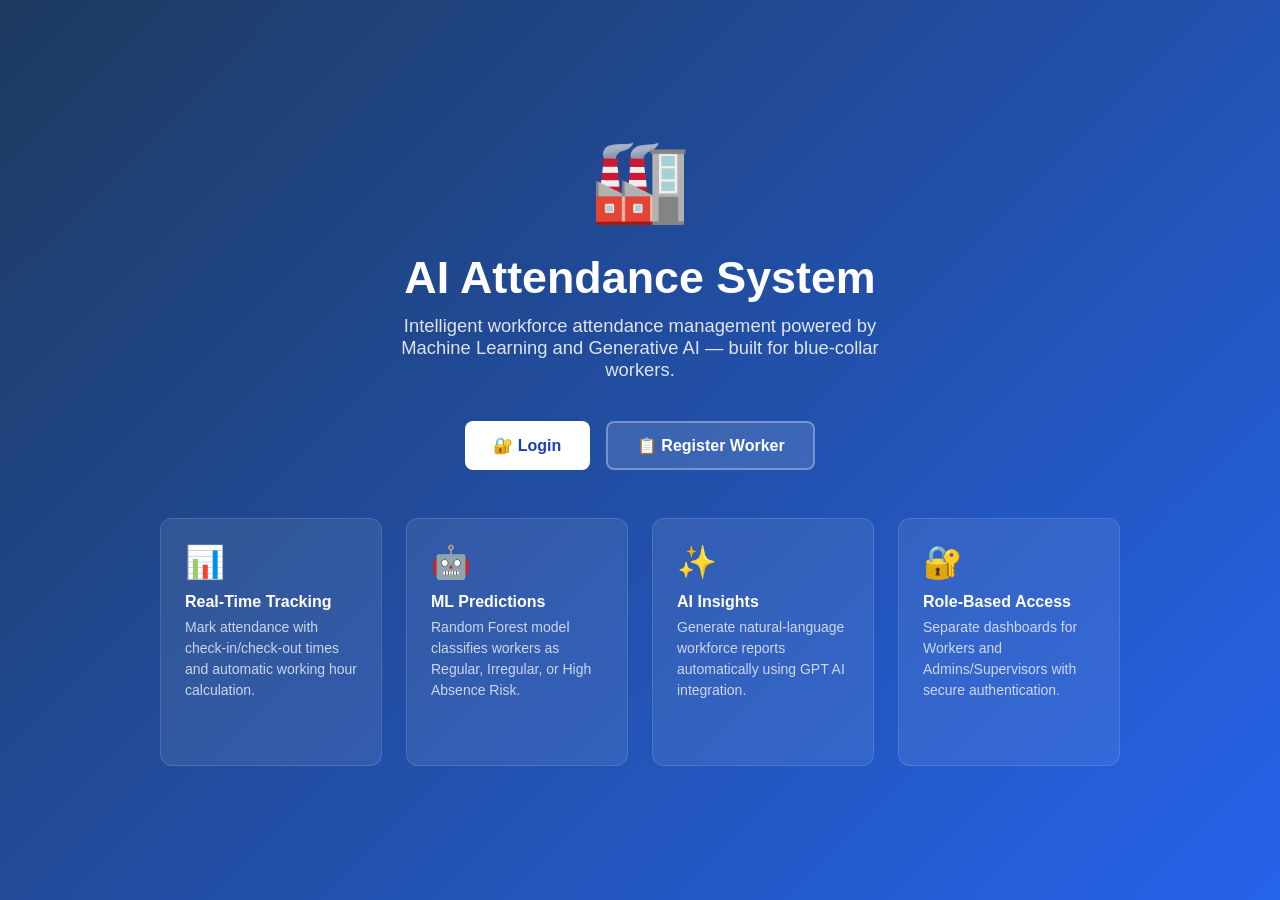
<file: Frontend/index.html>
<!DOCTYPE html>
<html lang="en">
<head>
  <meta charset="UTF-8"/>
  <meta name="viewport" content="width=device-width, initial-scale=1.0"/>
  <title>AI Attendance System</title>
  <link rel="stylesheet" href="style.css"/>
  <style>
    body { background: linear-gradient(135deg,#1e3a5f,#2563eb); color:#fff; }
    .hero {
      min-height:100vh; display:flex; flex-direction:column;
      align-items:center; justify-content:center; text-align:center; padding:2rem;
    }
    .hero-icon { font-size:5rem; margin-bottom:1.5rem; }
    .hero h1 { font-size:2.8rem; font-weight:800; margin-bottom:.75rem; }
    .hero p  { font-size:1.15rem; opacity:.85; max-width:520px; margin:0 auto 2.5rem; }
    .hero-btns { display:flex; gap:1rem; flex-wrap:wrap; justify-content:center; }
    .btn-white { background:#fff; color:#1e40af; font-weight:700; }
    .btn-white:hover { background:#e0e7ff; }
    .btn-ghost { background:rgba(255,255,255,.12); color:#fff; border:2px solid rgba(255,255,255,.3); }
    .btn-ghost:hover { background:rgba(255,255,255,.22); }
    .features {
      display:grid; grid-template-columns:repeat(auto-fit,minmax(220px,1fr));
      gap:1.5rem; max-width:960px; margin:3rem auto 0; text-align:left;
    }
    .feature-card {
      background:rgba(255,255,255,.08); border-radius:12px;
      padding:1.5rem; border:1px solid rgba(255,255,255,.12);
    }
    .feature-card .fi { font-size:2rem; margin-bottom:.75rem; }
    .feature-card h4 { font-size:1rem; font-weight:700; margin-bottom:.4rem; }
    .feature-card p  { font-size:.875rem; opacity:.75; line-height:1.5; }
  </style>
</head>
<body>
<div class="hero">
  <div class="hero-icon">🏭</div>
  <h1>AI Attendance System</h1>
  <p>Intelligent workforce attendance management powered by Machine Learning and Generative AI — built for blue-collar workers.</p>
  <div class="hero-btns">
    <a href="login.html" class="btn btn-white btn-lg">🔐 Login</a>
    <a href="login.html#register" class="btn btn-ghost btn-lg">📋 Register Worker</a>
  </div>

  <div class="features">
    <div class="feature-card">
      <div class="fi">📊</div>
      <h4>Real-Time Tracking</h4>
      <p>Mark attendance with check-in/check-out times and automatic working hour calculation.</p>
    </div>
    <div class="feature-card">
      <div class="fi">🤖</div>
      <h4>ML Predictions</h4>
      <p>Random Forest model classifies workers as Regular, Irregular, or High Absence Risk.</p>
    </div>
    <div class="feature-card">
      <div class="fi">✨</div>
      <h4>AI Insights</h4>
      <p>Generate natural-language workforce reports automatically using GPT AI integration.</p>
    </div>
    <div class="feature-card">
      <div class="fi">🔐</div>
      <h4>Role-Based Access</h4>
      <p>Separate dashboards for Workers and Admins/Supervisors with secure authentication.</p>
    </div>
  </div>
</div>
<script>
  // Redirect logged-in users
  const user = JSON.parse(localStorage.getItem('user') || 'null');
  if (user) {
    window.location.href = user.role === 'admin' ? 'admin_dashboard.html' : 'worker_dashboard.html';
  }
</script>
</body>
</html>
</file>
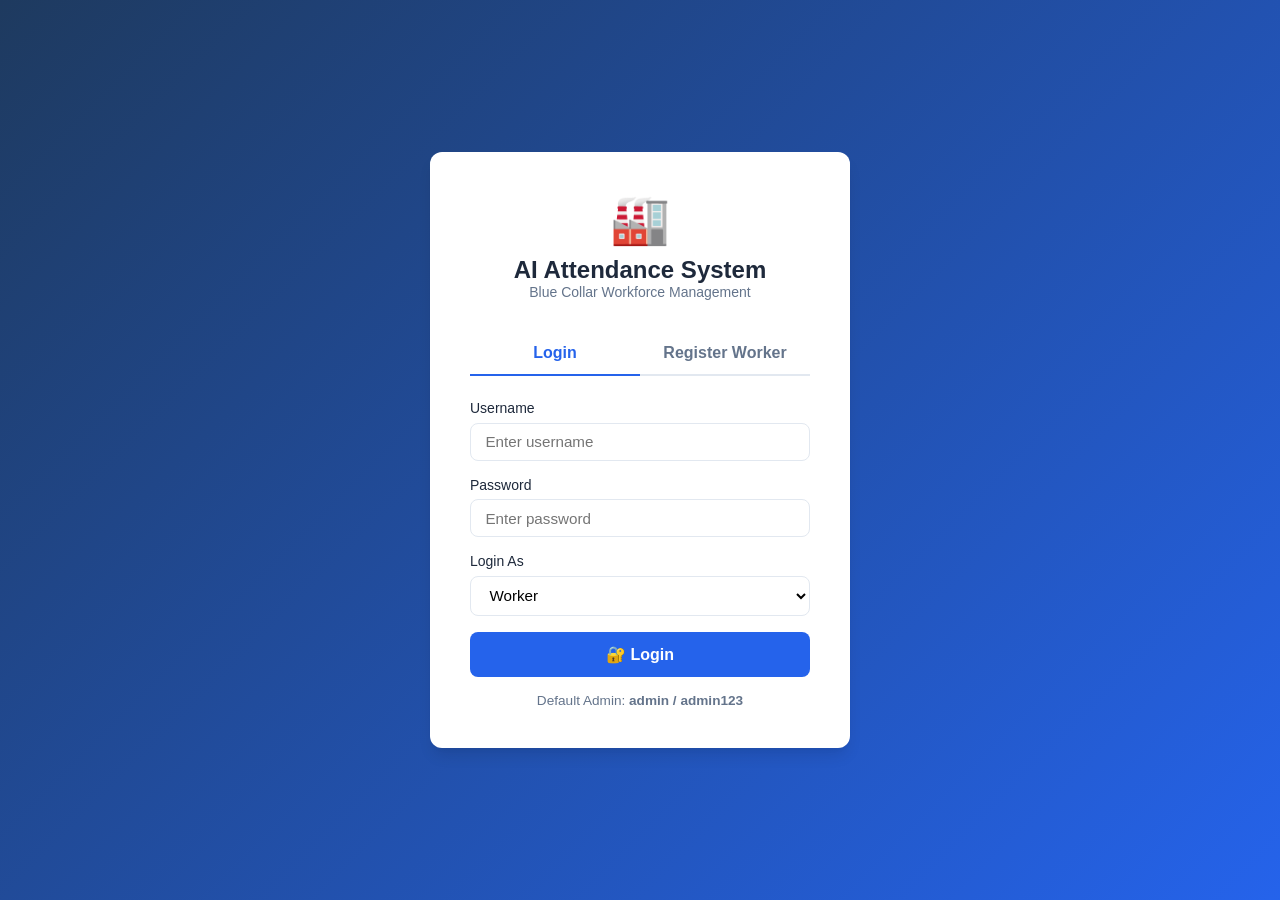
<file: Frontend/attendance.html>
<!DOCTYPE html>
<html lang="en">
<head>
  <meta charset="UTF-8"/>
  <meta name="viewport" content="width=device-width, initial-scale=1.0"/>
  <title>Attendance – AI Attendance System</title>
  <link rel="stylesheet" href="style.css"/>
</head>
<body>
<div class="layout">
  <aside class="sidebar">
    <div class="sidebar-brand">
      <div class="brand-icon">🏭</div>
      <h1>AI Attendance</h1>
      <p>Attendance Module</p>
    </div>
    <nav class="sidebar-nav">
      <a class="nav-item" id="nav-back" href="#"><span class="icon">⬅️</span> Back to Dashboard</a>
      <div class="nav-section-title">Attendance</div>
      <a class="nav-item active" onclick="showSection('mark')"><span class="icon">✅</span> Mark Attendance</a>
      <a class="nav-item" onclick="showSection('today')"><span class="icon">📅</span> Today's Log</a>
      <a class="nav-item" onclick="showSection('history')"><span class="icon">🗓️</span> History</a>
    </nav>
    <div class="sidebar-footer">
      <div class="user-info">
        <div class="user-avatar" id="sidebar-avatar">U</div>
        <div>
          <div class="user-name" id="sidebar-username">User</div>
          <div class="user-role" id="sidebar-role">Role</div>
        </div>
      </div>
      <button class="btn btn-sm" style="margin-top:.75rem;width:100%;color:#94a3b8;border:1px solid #475569;background:transparent"
              id="logout-btn">🚪 Logout</button>
    </div>
  </aside>

  <main class="main-content">

    <!-- MARK ATTENDANCE -->
    <section id="section-mark">
      <div class="topbar"><div><h2>✅ Mark Attendance</h2><p id="today-label">Today</p></div></div>
      <div class="grid-2">
        <div class="card">
          <div class="card-header"><h3>Record Attendance</h3></div>
          <div class="card-body">
            <div class="alert" id="mark-alert"></div>
            <div class="form-group">
              <label>Worker</label>
              <select id="mark-worker" class="form-control"><option value="">– Select –</option></select>
            </div>
            <div class="form-grid">
              <div class="form-group"><label>Check In *</label>
                <input type="time" id="mark-in" class="form-control"/></div>
              <div class="form-group"><label>Check Out</label>
                <input type="time" id="mark-out" class="form-control"/></div>
            </div>
            <div class="form-group"><label>Status</label>
              <select id="mark-status" class="form-control">
                <option value="present">Present</option>
                <option value="absent">Absent</option>
                <option value="half_day">Half Day</option>
              </select>
            </div>
            <button class="btn btn-success btn-lg btn-block" id="mark-btn" onclick="submitAttendance()">
              ✅ Submit Attendance
            </button>
          </div>
        </div>

        <div class="card">
          <div class="card-header"><h3>Worker Attendance Summary</h3></div>
          <div class="card-body" id="worker-summary">
            <p style="color:var(--text-muted);text-align:center;padding:2rem">
              Select a worker to see their attendance summary.
            </p>
          </div>
        </div>
      </div>
    </section>

    <!-- TODAY'S LOG -->
    <section id="section-today" style="display:none">
      <div class="topbar"><div><h2>📅 Today's Attendance Log</h2><p id="today-label2">–</p></div></div>
      <div class="card">
        <div class="card-header"><h3>All Workers – Today</h3><button class="btn btn-sm btn-outline" onclick="loadToday()">🔄 Refresh</button></div>
        <div class="card-body" style="padding:0">
          <div class="table-wrapper">
            <table>
              <thead><tr><th>#</th><th>Worker</th><th>Shift</th><th>Check In</th><th>Check Out</th><th>Hours</th><th>Status</th></tr></thead>
              <tbody id="today-tbody"><tr><td colspan="7" style="text-align:center;padding:2rem">Loading...</td></tr></tbody>
            </table>
          </div>
        </div>
      </div>
    </section>

    <!-- HISTORY -->
    <section id="section-history" style="display:none">
      <div class="topbar"><div><h2>🗓️ Attendance History</h2><p>Search by worker</p></div></div>
      <div class="card" style="margin-bottom:1.5rem">
        <div class="card-body" style="display:flex;gap:1rem;align-items:flex-end">
          <div class="form-group" style="flex:1;margin-bottom:0">
            <label>Select Worker</label>
            <select id="hist-worker" class="form-control"><option value="">– Select –</option></select>
          </div>
          <button class="btn btn-primary" onclick="loadHistory()">🔍 Load History</button>
        </div>
      </div>
      <div class="card">
        <div class="card-header"><h3 id="hist-title">History</h3></div>
        <div class="card-body" style="padding:0">
          <div class="table-wrapper">
            <table>
              <thead><tr><th>#</th><th>Date</th><th>Check In</th><th>Check Out</th><th>Hours</th><th>Status</th></tr></thead>
              <tbody id="hist-tbody"><tr><td colspan="6" style="text-align:center;padding:2rem;color:var(--text-muted)">Select a worker above</td></tr></tbody>
            </table>
          </div>
        </div>
      </div>
    </section>

  </main>
</div>

<script src="script.js"></script>
<script>
  let workers = [];

  async function init() {
    const user = Auth.getUser();
    if (!user) { window.location.href = 'login.html'; return; }

    document.getElementById('nav-back').href = user.role === 'admin' ? 'admin_dashboard.html' : 'worker_dashboard.html';
    document.getElementById('today-label').textContent  = new Date().toLocaleDateString('en-IN', {weekday:'long',year:'numeric',month:'long',day:'numeric'});
    document.getElementById('today-label2').textContent = new Date().toLocaleDateString('en-IN', {weekday:'long',year:'numeric',month:'long',day:'numeric'});

    const res = await api.get('/workers');
    workers = res.workers;
    populateSelects(workers);
    await loadToday();
  }

  function populateSelects(workers) {
    const opts = '<option value="">– Select –</option>' + workers.map(w => `<option value="${w.id}">${w.name}</option>`).join('');
    document.getElementById('mark-worker').innerHTML = opts;
    document.getElementById('hist-worker').innerHTML = opts;
  }

  document.addEventListener('change', async (e) => {
    if (e.target.id === 'mark-worker' && e.target.value) {
      const res = await api.get(`/worker_attendance/${e.target.value}`);
      const s = res.summary;
      document.getElementById('worker-summary').innerHTML = `
        <div class="stats-grid" style="grid-template-columns:1fr 1fr">
          <div class="stat-card"><div class="stat-icon green">✅</div><div><div class="stat-value">${s.present_days}</div><div class="stat-label">Days Present</div></div></div>
          <div class="stat-card"><div class="stat-icon blue">📈</div><div><div class="stat-value">${s.attendance_percentage}%</div><div class="stat-label">Attendance Rate</div></div></div>
        </div>`;
    }
  });

  async function submitAttendance() {
    const alertEl = document.getElementById('mark-alert');
    const btn = document.getElementById('mark-btn');
    const workerId = document.getElementById('mark-worker').value;
    const checkIn  = document.getElementById('mark-in').value;
    const checkOut = document.getElementById('mark-out').value;
    const status   = document.getElementById('mark-status').value;

    if (!workerId) return showAlert(alertEl, 'Please select a worker.');
    setLoading(btn, true);
    try {
      await api.post('/mark_attendance', { worker_id: parseInt(workerId), check_in: checkIn, check_out: checkOut, status });
      showAlert(alertEl, '✅ Attendance recorded!', 'success');
    } catch (err) {
      showAlert(alertEl, err.message);
    } finally {
      setLoading(btn, false, '✅ Submit Attendance');
    }
  }

  async function loadToday() {
    const tbody = document.getElementById('today-tbody');
    try {
      const res = await api.get('/attendance_history');
      tbody.innerHTML = res.records.length ? res.records.map((r, i) => `
        <tr><td>${i+1}</td><td>${r.name}</td><td><span class="badge badge-info">${r.shift}</span></td>
        <td>${formatTime(r.check_in)}</td><td>${formatTime(r.check_out)}</td>
        <td>${r.working_hours || '-'}${r.working_hours ? 'h' : ''}</td><td>${statusBadge(r.status)}</td></tr>`).join('') :
        `<tr><td colspan="7" style="text-align:center;padding:2rem;color:var(--text-muted)">No attendance today</td></tr>`;
    } catch { tbody.innerHTML = `<tr><td colspan="7" style="text-align:center">Error loading data</td></tr>`; }
  }

  async function loadHistory() {
    const wId = document.getElementById('hist-worker').value;
    if (!wId) return alert('Select a worker first.');
    const tbody = document.getElementById('hist-tbody');
    tbody.innerHTML = `<tr><td colspan="6" style="text-align:center;padding:2rem">Loading...</td></tr>`;
    try {
      const res = await api.get(`/worker_attendance/${wId}`);
      const w = workers.find(x => x.id == wId);
      document.getElementById('hist-title').textContent = w ? `History – ${w.name}` : 'History';
      tbody.innerHTML = res.records.length ? res.records.map((r, i) => `
        <tr><td>${i+1}</td><td>${formatDate(r.date)}</td><td>${formatTime(r.check_in)}</td>
        <td>${formatTime(r.check_out)}</td><td>${r.working_hours || '-'}${r.working_hours ? 'h' : ''}</td>
        <td>${statusBadge(r.status)}</td></tr>`).join('') :
        `<tr><td colspan="6" style="text-align:center;padding:2rem;color:var(--text-muted)">No records found</td></tr>`;
    } catch (err) {
      tbody.innerHTML = `<tr><td colspan="6" style="text-align:center">${err.message}</td></tr>`;
    }
  }

  function showSection(name) {
    ['mark','today','history'].forEach(s => document.getElementById(`section-${s}`).style.display = s === name ? '' : 'none');
  }

  init();
</script>
</body>
</html>
</file>
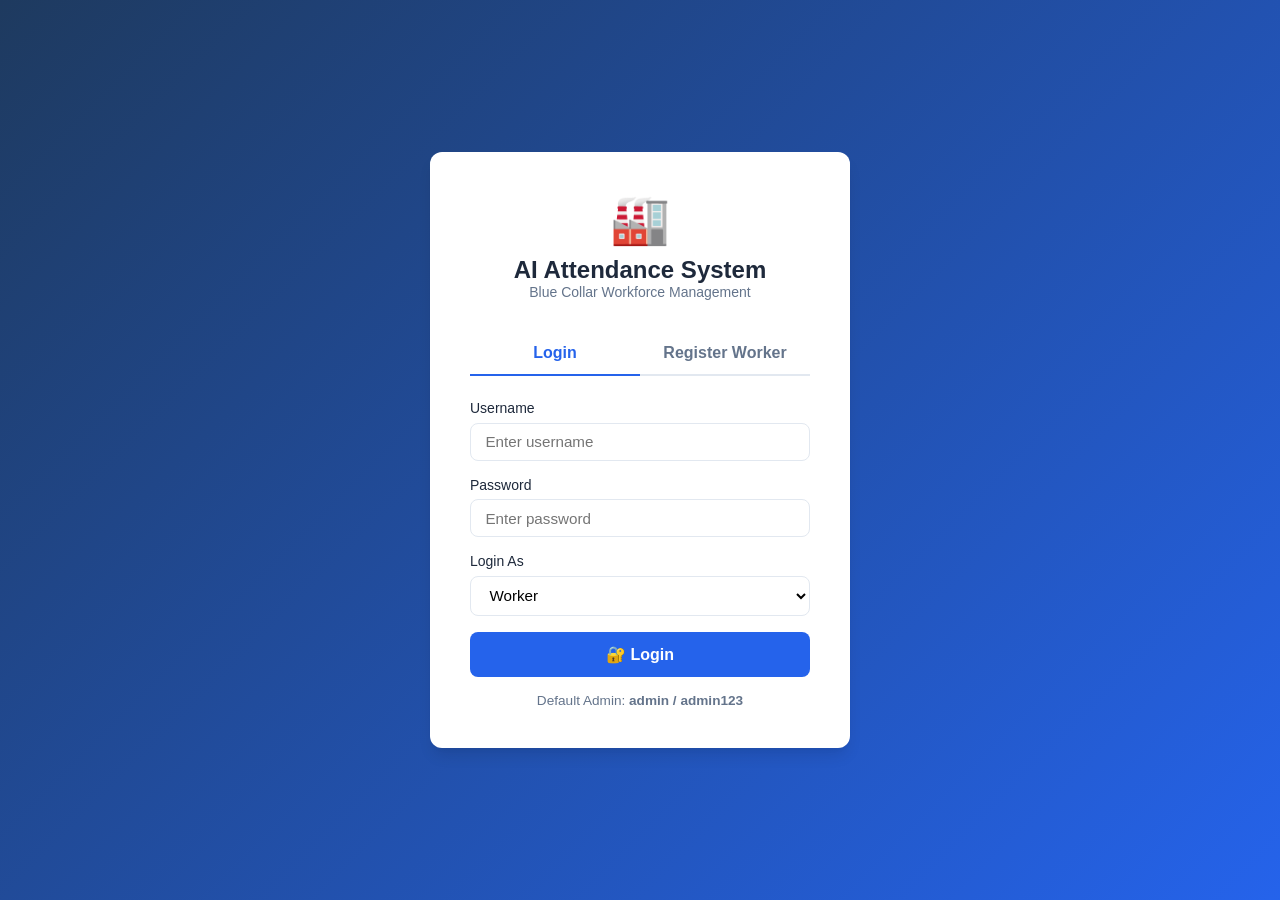
<file: Frontend/login.html>
<!DOCTYPE html>
<html lang="en">
<head>
  <meta charset="UTF-8"/>
  <meta name="viewport" content="width=device-width, initial-scale=1.0"/>
  <title>Login – AI Attendance System</title>
  <link rel="stylesheet" href="style.css"/>
</head>
<body>
<div class="auth-wrapper">
  <div class="auth-card">
    <div class="auth-logo">
      <span class="icon">🏭</span>
      <h2>AI Attendance System</h2>
      <p>Blue Collar Workforce Management</p>
    </div>

    <!-- Tabs -->
    <div class="auth-tabs">
      <div class="auth-tab active" id="tab-login" onclick="switchTab('login')">Login</div>
      <div class="auth-tab" id="tab-register" onclick="switchTab('register')">Register Worker</div>
    </div>

    <!-- Alert -->
    <div class="alert" id="alert"></div>

    <!-- LOGIN FORM -->
    <div id="form-login">
      <div class="form-group">
        <label>Username</label>
        <input type="text" id="login-user" class="form-control" placeholder="Enter username"/>
      </div>
      <div class="form-group">
        <label>Password</label>
        <input type="password" id="login-pass" class="form-control" placeholder="Enter password"/>
      </div>
      <div class="form-group">
        <label>Login As</label>
        <select id="login-role" class="form-control">
          <option value="worker">Worker</option>
          <option value="admin">Admin / Supervisor</option>
        </select>
      </div>
      <button class="btn btn-primary btn-block btn-lg" id="login-btn" onclick="doLogin()">
        🔐 Login
      </button>
      <p style="text-align:center;margin-top:1rem;font-size:.85rem;color:#64748b;">
        Default Admin: <strong>admin / admin123</strong>
      </p>
    </div>

    <!-- REGISTER FORM -->
    <div id="form-register" style="display:none">
      <div class="form-grid">
        <div class="form-group">
          <label>Full Name *</label>
          <input type="text" id="reg-name" class="form-control" placeholder="Ramesh Kumar"/>
        </div>
        <div class="form-group">
          <label>Phone *</label>
          <input type="tel" id="reg-phone" class="form-control" placeholder="9876543210"/>
        </div>
        <div class="form-group">
          <label>Contractor *</label>
          <input type="text" id="reg-contractor" class="form-control" placeholder="ABC Contractors"/>
        </div>
        <div class="form-group">
          <label>Shift *</label>
          <select id="reg-shift" class="form-control">
            <option value="morning">Morning (6AM–2PM)</option>
            <option value="afternoon">Afternoon (2PM–10PM)</option>
            <option value="night">Night (10PM–6AM)</option>
          </select>
        </div>
        <div class="form-group">
          <label>Username *</label>
          <input type="text" id="reg-user" class="form-control" placeholder="ramesh123"/>
        </div>
        <div class="form-group">
          <label>Password *</label>
          <input type="password" id="reg-pass" class="form-control" placeholder="Min 6 chars"/>
        </div>
      </div>
      <button class="btn btn-success btn-block btn-lg" id="reg-btn" onclick="doRegister()">
        📋 Register Worker
      </button>
    </div>
  </div>
</div>

<script src="script.js"></script>
<script>
  // Switch to register tab if URL hash says so
  if (window.location.hash === '#register') switchTab('register');

  function switchTab(tab) {
    document.getElementById('tab-login').classList.toggle('active', tab === 'login');
    document.getElementById('tab-register').classList.toggle('active', tab === 'register');
    document.getElementById('form-login').style.display    = tab === 'login'    ? '' : 'none';
    document.getElementById('form-register').style.display = tab === 'register' ? '' : 'none';
    document.getElementById('alert').classList.remove('show');
  }

  async function doLogin() {
    const alertEl = document.getElementById('alert');
    const btn = document.getElementById('login-btn');
    const username = document.getElementById('login-user').value.trim();
    const password = document.getElementById('login-pass').value.trim();

    if (!username || !password) {
      return showAlert(alertEl, 'Please enter username and password.');
    }

    setLoading(btn, true);
    try {
      const data = await api.post('/login', { username, password });
      Store.set('user', { ...data, username });
      showAlert(alertEl, 'Login successful! Redirecting...', 'success');
      setTimeout(() => {
        window.location.href = data.role === 'admin' ? 'admin_dashboard.html' : 'worker_dashboard.html';
      }, 800);
    } catch (err) {
      showAlert(alertEl, err.message || 'Login failed. Check credentials.');
    } finally {
      setLoading(btn, false, '🔐 Login');
    }
  }

  async function doRegister() {
    const alertEl = document.getElementById('alert');
    const btn = document.getElementById('reg-btn');
    const fields = {
      name: document.getElementById('reg-name').value.trim(),
      phone: document.getElementById('reg-phone').value.trim(),
      contractor: document.getElementById('reg-contractor').value.trim(),
      shift: document.getElementById('reg-shift').value,
      username: document.getElementById('reg-user').value.trim(),
      password: document.getElementById('reg-pass').value.trim()
    };

    for (const [k, v] of Object.entries(fields)) {
      if (!v) return showAlert(alertEl, `Field '${k}' is required.`);
    }
    if (fields.password.length < 6) return showAlert(alertEl, 'Password must be at least 6 characters.');

    setLoading(btn, true);
    try {
      const data = await api.post('/register', fields);
      showAlert(alertEl, '✅ Worker registered! You can now login.', 'success');
      setTimeout(() => switchTab('login'), 2000);
    } catch (err) {
      showAlert(alertEl, err.message || 'Registration failed.');
    } finally {
      setLoading(btn, false, '📋 Register Worker');
    }
  }

  // Enter key support
  document.addEventListener('keydown', (e) => {
    if (e.key === 'Enter') {
      const activeTab = document.getElementById('tab-login').classList.contains('active');
      if (activeTab) doLogin(); else doRegister();
    }
  });
</script>
</body>
</html>
</file>
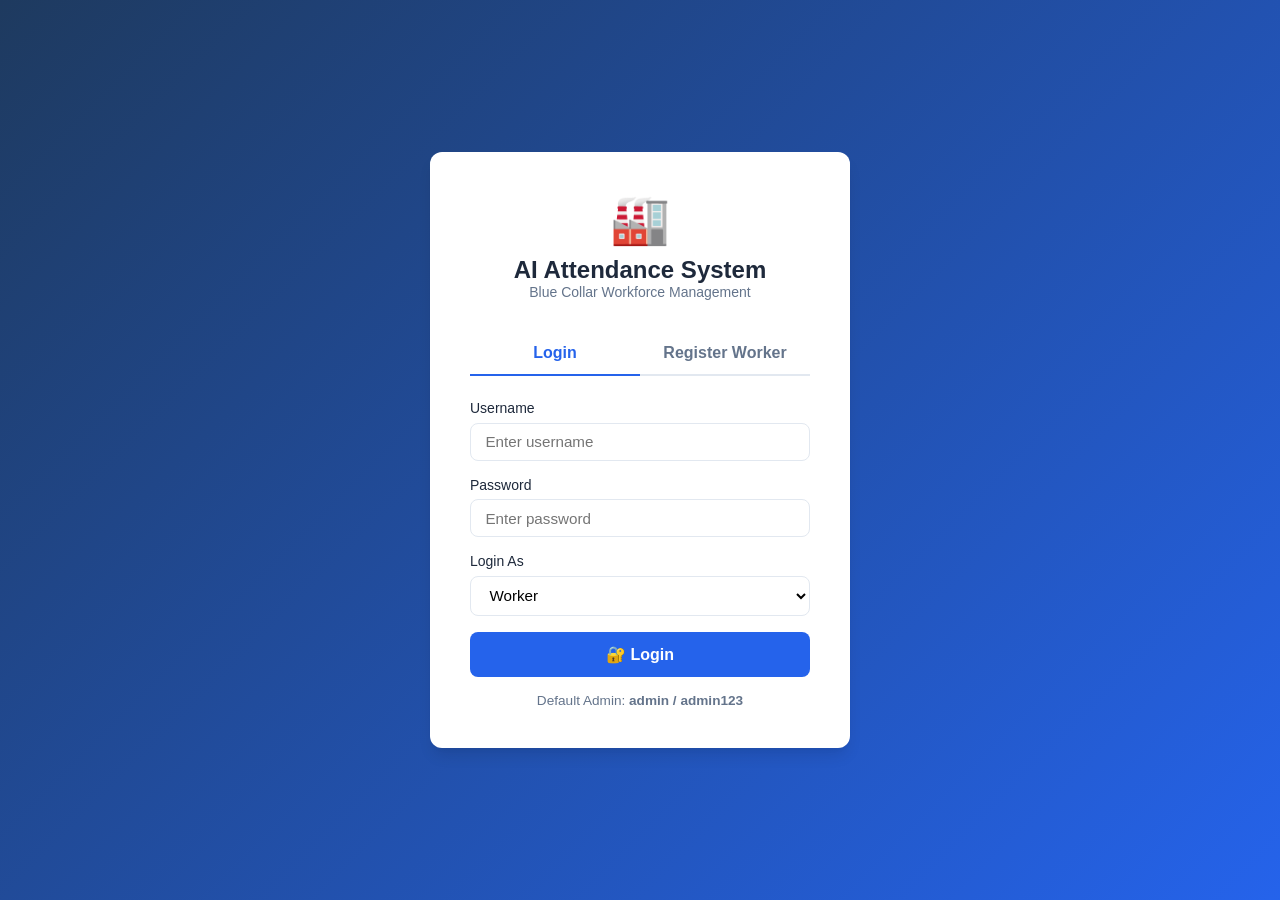
<file: Frontend/worker_dashboard.html>
<!DOCTYPE html>
<html lang="en">
<head>
  <meta charset="UTF-8"/>
  <meta name="viewport" content="width=device-width, initial-scale=1.0"/>
  <title>Worker Dashboard – AI Attendance System</title>
  <link rel="stylesheet" href="style.css"/>
</head>
<body>
<div class="layout">

  <!-- SIDEBAR -->
  <aside class="sidebar">
    <div class="sidebar-brand">
      <div class="brand-icon">🏭</div>
      <h1>AI Attendance</h1>
      <p>Worker Portal</p>
    </div>
    <nav class="sidebar-nav">
      <div class="nav-section-title">Menu</div>
      <a class="nav-item active" onclick="showSection('overview')">
        <span class="icon">📊</span> Overview
      </a>
      <a class="nav-item" onclick="showSection('history')">
        <span class="icon">📅</span> Attendance History
      </a>
      <a class="nav-item" onclick="showSection('hours')">
        <span class="icon">⏱️</span> Working Hours
      </a>
    </nav>
    <div class="sidebar-footer">
      <div class="user-info">
        <div class="user-avatar" id="sidebar-avatar">W</div>
        <div>
          <div class="user-name" id="sidebar-username">Worker</div>
          <div class="user-role" id="sidebar-role">Worker</div>
        </div>
      </div>
      <button class="btn btn-outline btn-sm" style="margin-top:.75rem;width:100%;color:#94a3b8;border-color:#475569"
              id="logout-btn">🚪 Logout</button>
    </div>
  </aside>

  <!-- MAIN -->
  <main class="main-content">

    <!-- OVERVIEW SECTION -->
    <section id="section-overview">
      <div class="topbar">
        <div>
          <h2>Welcome back, <span id="worker-name">Worker</span> 👋</h2>
          <p id="today-date">Loading date...</p>
        </div>
      </div>

      <!-- Profile card -->
      <div class="profile-card" style="margin-bottom:1.5rem">
        <div class="profile-avatar">👷</div>
        <div>
          <div class="profile-name" id="profile-name">–</div>
          <div class="profile-meta" id="profile-meta">–</div>
        </div>
      </div>

      <!-- Stats row -->
      <div class="stats-grid" style="grid-template-columns:repeat(auto-fit,minmax(180px,1fr))">
        <div class="stat-card">
          <div class="stat-icon blue">📅</div>
          <div>
            <div class="stat-value" id="stat-total">–</div>
            <div class="stat-label">Total Days Recorded</div>
          </div>
        </div>
        <div class="stat-card">
          <div class="stat-icon green">✅</div>
          <div>
            <div class="stat-value" id="stat-present">–</div>
            <div class="stat-label">Days Present</div>
          </div>
        </div>
        <div class="stat-card">
          <div class="stat-icon orange">⏱️</div>
          <div>
            <div class="stat-value" id="stat-hours">–</div>
            <div class="stat-label">Total Hours Worked</div>
          </div>
        </div>
        <div class="stat-card">
          <div class="stat-icon purple">📈</div>
          <div>
            <div class="stat-value" id="stat-pct">–</div>
            <div class="stat-label">Attendance %</div>
          </div>
        </div>
      </div>

      <!-- Attendance circle + recent -->
      <div class="grid-2" style="margin-top:1.5rem">
        <div class="card">
          <div class="card-header"><h3>Attendance Rate</h3></div>
          <div class="card-body attendance-circle">
            <div class="circle-chart">
              <svg viewBox="0 0 140 140" width="140" height="140" id="circle-svg">
                <circle class="bg" cx="70" cy="70" r="60"/>
                <circle class="fg" cx="70" cy="70" r="60" stroke-dasharray="377" stroke-dashoffset="377"/>
              </svg>
              <div class="circle-value" id="circle-pct">0%</div>
            </div>
            <p style="margin-top:1rem;color:var(--text-muted);font-size:.875rem" id="circle-label">Loading...</p>
          </div>
        </div>

        <div class="card">
          <div class="card-header"><h3>Recent Attendance</h3></div>
          <div class="card-body" style="padding:0">
            <div class="table-wrapper">
              <table>
                <thead><tr><th>Date</th><th>Check In</th><th>Status</th></tr></thead>
                <tbody id="recent-tbody">
                  <tr><td colspan="3" style="text-align:center;padding:2rem;color:var(--text-muted)">Loading...</td></tr>
                </tbody>
              </table>
            </div>
          </div>
        </div>
      </div>
    </section>

    <!-- HISTORY SECTION -->
    <section id="section-history" style="display:none">
      <div class="topbar"><div><h2>📅 Attendance History</h2><p>Your full attendance record</p></div></div>
      <div class="card">
        <div class="card-header"><h3>All Records</h3></div>
        <div class="card-body" style="padding:0">
          <div class="table-wrapper">
            <table>
              <thead>
                <tr><th>#</th><th>Date</th><th>Check In</th><th>Check Out</th><th>Hours</th><th>Status</th></tr>
              </thead>
              <tbody id="history-tbody">
                <tr><td colspan="6" style="text-align:center;padding:2rem;color:var(--text-muted)">Loading...</td></tr>
              </tbody>
            </table>
          </div>
        </div>
      </div>
    </section>

    <!-- HOURS SECTION -->
    <section id="section-hours" style="display:none">
      <div class="topbar"><div><h2>⏱️ Working Hours</h2><p>Your shift timing breakdown</p></div></div>
      <div class="stats-grid">
        <div class="stat-card">
          <div class="stat-icon blue">⏱️</div>
          <div><div class="stat-value" id="hw-total">–</div><div class="stat-label">Total Hours</div></div>
        </div>
        <div class="stat-card">
          <div class="stat-icon green">📅</div>
          <div><div class="stat-value" id="hw-avg">–</div><div class="stat-label">Avg Hours/Day</div></div>
        </div>
      </div>
      <div class="card" style="margin-top:1.5rem">
        <div class="card-header"><h3>Hours by Day</h3></div>
        <div class="card-body" style="padding:0">
          <div class="table-wrapper">
            <table>
              <thead><tr><th>Date</th><th>Check In</th><th>Check Out</th><th>Hours Worked</th></tr></thead>
              <tbody id="hours-tbody"></tbody>
            </table>
          </div>
        </div>
      </div>
    </section>

  </main>
</div>

<script src="script.js"></script>
<script>
  let workerData = {};
  let attendanceRecords = [];

  async function init() {
    const user = requireAuth('worker');
    if (!user) return;

    // Update topbar
    document.getElementById('worker-name').textContent = user.name || user.username;
    document.getElementById('today-date').textContent = new Date().toLocaleDateString('en-IN', {weekday:'long',year:'numeric',month:'long',day:'numeric'});

    await loadWorkerData(user.worker_id);
  }

  async function loadWorkerData(workerId) {
    try {
      const [workerRes, attRes] = await Promise.all([
        api.get(`/worker/${workerId}`),
        api.get(`/worker_attendance/${workerId}`)
      ]);

      workerData = workerRes.worker;
      attendanceRecords = attRes.records;
      const summary = attRes.summary;

      // Profile
      document.getElementById('profile-name').textContent = workerData.name;
      document.getElementById('profile-meta').textContent =
        `📞 ${workerData.phone}  |  🏢 ${workerData.contractor}  |  🕐 ${workerData.shift} shift`;

      // Stats
      document.getElementById('stat-total').textContent   = summary.total_days || 0;
      document.getElementById('stat-present').textContent = summary.present_days || 0;
      document.getElementById('stat-hours').textContent   = (summary.total_working_hours || 0).toFixed(1) + 'h';
      const pct = summary.attendance_percentage || 0;
      document.getElementById('stat-pct').textContent     = pct + '%';

      // Circle
      document.getElementById('circle-pct').textContent = pct + '%';
      document.getElementById('circle-label').textContent = pct >= 85 ? '🟢 Excellent attendance' : pct >= 70 ? '🟡 Needs improvement' : '🔴 Low attendance';
      drawCircle(document.getElementById('circle-svg'), pct);

      // Recent 5 records
      renderRecentTable(attendanceRecords.slice(0, 5));
      renderHistoryTable(attendanceRecords);
      renderHoursSection(attendanceRecords, summary);

    } catch (err) {
      console.error(err);
    }
  }

  function renderRecentTable(records) {
    const tbody = document.getElementById('recent-tbody');
    if (!records.length) {
      tbody.innerHTML = `<tr><td colspan="3" style="text-align:center;padding:2rem;color:var(--text-muted)">No records found</td></tr>`;
      return;
    }
    tbody.innerHTML = records.map(r => `
      <tr>
        <td>${formatDate(r.date)}</td>
        <td>${formatTime(r.check_in)}</td>
        <td>${statusBadge(r.status)}</td>
      </tr>`).join('');
  }

  function renderHistoryTable(records) {
    const tbody = document.getElementById('history-tbody');
    if (!records.length) {
      tbody.innerHTML = `<tr><td colspan="6" style="text-align:center;padding:2rem;color:var(--text-muted)">No records found</td></tr>`;
      return;
    }
    tbody.innerHTML = records.map((r, i) => `
      <tr>
        <td>${i + 1}</td>
        <td>${formatDate(r.date)}</td>
        <td>${formatTime(r.check_in)}</td>
        <td>${formatTime(r.check_out)}</td>
        <td>${r.working_hours ? r.working_hours + 'h' : '-'}</td>
        <td>${statusBadge(r.status)}</td>
      </tr>`).join('');
  }

  function renderHoursSection(records, summary) {
    document.getElementById('hw-total').textContent = (summary.total_working_hours || 0).toFixed(1) + 'h';
    const avg = summary.present_days > 0 ? (summary.total_working_hours / summary.present_days).toFixed(1) : '0.0';
    document.getElementById('hw-avg').textContent = avg + 'h';

    const tbody = document.getElementById('hours-tbody');
    const withHours = records.filter(r => r.working_hours > 0);
    tbody.innerHTML = withHours.length ? withHours.map(r => `
      <tr>
        <td>${formatDate(r.date)}</td>
        <td>${formatTime(r.check_in)}</td>
        <td>${formatTime(r.check_out)}</td>
        <td><strong>${r.working_hours}h</strong></td>
      </tr>`).join('') :
      `<tr><td colspan="4" style="text-align:center;padding:2rem;color:var(--text-muted)">No hours data</td></tr>`;
  }

  function showSection(name) {
    ['overview','history','hours'].forEach(s => {
      document.getElementById(`section-${s}`).style.display = s === name ? '' : 'none';
    });
    document.querySelectorAll('.nav-item').forEach((el, i) => {
      el.classList.toggle('active', ['overview','history','hours'][i] === name);
    });
  }

  init();
</script>
</body>
</html>
</file>
<file: Frontend/style.css>
/* style.css - AI Attendance Management System Styles */

:root {
  --primary: #2563eb;
  --primary-dark: #1d4ed8;
  --secondary: #64748b;
  --success: #16a34a;
  --danger: #dc2626;
  --warning: #d97706;
  --info: #0891b2;
  --bg: #f1f5f9;
  --card-bg: #ffffff;
  --text: #1e293b;
  --text-muted: #64748b;
  --border: #e2e8f0;
  --shadow: 0 4px 6px -1px rgba(0,0,0,.07), 0 2px 4px -2px rgba(0,0,0,.05);
  --shadow-lg: 0 10px 15px -3px rgba(0,0,0,.1), 0 4px 6px -4px rgba(0,0,0,.05);
  --radius: 12px;
  --sidebar-w: 240px;
}

* { box-sizing: border-box; margin: 0; padding: 0; }

body {
  font-family: 'Inter', 'Segoe UI', sans-serif;
  background: var(--bg);
  color: var(--text);
  min-height: 100vh;
}

/* ── UTILITY ── */
.text-muted  { color: var(--text-muted); }
.text-success{ color: var(--success); }
.text-danger { color: var(--danger); }
.text-warning{ color: var(--warning); }
.gap-2 { gap: .5rem; }
.mt-1 { margin-top: .25rem; }
.mt-3 { margin-top: 1rem; }
.mb-0 { margin-bottom: 0 !important; }

/* ── AUTH PAGES ── */
.auth-wrapper {
  min-height: 100vh;
  display: flex;
  align-items: center;
  justify-content: center;
  background: linear-gradient(135deg, #1e3a5f 0%, #2563eb 100%);
}

.auth-card {
  background: #fff;
  border-radius: var(--radius);
  padding: 2.5rem;
  width: 100%;
  max-width: 420px;
  box-shadow: var(--shadow-lg);
}

.auth-logo {
  text-align: center;
  margin-bottom: 2rem;
}

.auth-logo .icon {
  font-size: 3rem;
  display: block;
  margin-bottom: .5rem;
}

.auth-logo h2 {
  font-size: 1.5rem;
  font-weight: 700;
  color: var(--text);
}

.auth-logo p {
  color: var(--text-muted);
  font-size: .875rem;
}

.auth-tabs { display: flex; margin-bottom: 1.5rem; border-bottom: 2px solid var(--border); }
.auth-tab {
  flex: 1; text-align: center; padding: .75rem;
  cursor: pointer; font-weight: 600; color: var(--text-muted);
  border-bottom: 2px solid transparent; margin-bottom: -2px;
  transition: all .2s;
}
.auth-tab.active { color: var(--primary); border-bottom-color: var(--primary); }

.form-group { margin-bottom: 1rem; }
.form-group label { display: block; font-size: .875rem; font-weight: 500; margin-bottom: .4rem; }
.form-control {
  width: 100%; padding: .6rem .9rem;
  border: 1.5px solid var(--border); border-radius: 8px;
  font-size: .95rem; transition: border-color .2s;
  background: #fff;
}
.form-control:focus { outline: none; border-color: var(--primary); box-shadow: 0 0 0 3px rgba(37,99,235,.1); }

select.form-control { cursor: pointer; }

.btn {
  display: inline-flex; align-items: center; justify-content: center; gap: .4rem;
  padding: .6rem 1.2rem; border-radius: 8px;
  font-size: .9rem; font-weight: 600; cursor: pointer;
  border: none; transition: all .2s; text-decoration: none;
}
.btn-primary  { background: var(--primary); color: #fff; }
.btn-primary:hover  { background: var(--primary-dark); }
.btn-success  { background: var(--success); color: #fff; }
.btn-success:hover  { background: #15803d; }
.btn-danger   { background: var(--danger); color: #fff; }
.btn-danger:hover   { background: #b91c1c; }
.btn-warning  { background: var(--warning); color: #fff; }
.btn-warning:hover  { background: #b45309; }
.btn-info     { background: var(--info); color: #fff; }
.btn-info:hover     { background: #0e7490; }
.btn-outline  { background: transparent; border: 1.5px solid var(--primary); color: var(--primary); }
.btn-outline:hover  { background: var(--primary); color: #fff; }
.btn-sm { padding: .35rem .8rem; font-size: .8rem; }
.btn-lg { padding: .8rem 1.8rem; font-size: 1rem; }
.btn-block { width: 100%; }
.btn:disabled { opacity: .6; cursor: not-allowed; }

/* ── ALERTS ── */
.alert {
  padding: .75rem 1rem; border-radius: 8px;
  font-size: .875rem; margin-bottom: 1rem; display: none;
}
.alert.show { display: block; }
.alert-danger  { background: #fef2f2; border: 1px solid #fecaca; color: #991b1b; }
.alert-success { background: #f0fdf4; border: 1px solid #bbf7d0; color: #166534; }
.alert-info    { background: #eff6ff; border: 1px solid #bfdbfe; color: #1e40af; }

/* ── LAYOUT ── */
.layout { display: flex; min-height: 100vh; }

/* ── SIDEBAR ── */
.sidebar {
  width: var(--sidebar-w); background: #1e293b;
  display: flex; flex-direction: column;
  position: fixed; top: 0; left: 0; height: 100vh;
  z-index: 100; transition: transform .3s;
}
.sidebar-brand {
  padding: 1.5rem 1.25rem; border-bottom: 1px solid rgba(255,255,255,.08);
}
.sidebar-brand .brand-icon { font-size: 1.8rem; }
.sidebar-brand h1 { color: #fff; font-size: 1rem; font-weight: 700; line-height: 1.2; margin-top: .25rem; }
.sidebar-brand p  { color: #94a3b8; font-size: .75rem; }

.sidebar-nav { flex: 1; padding: 1rem 0; overflow-y: auto; }
.nav-section-title {
  color: #475569; font-size: .7rem; font-weight: 700;
  text-transform: uppercase; letter-spacing: .1em;
  padding: .75rem 1.25rem .25rem;
}
.nav-item {
  display: flex; align-items: center; gap: .75rem;
  padding: .65rem 1.25rem; color: #94a3b8;
  cursor: pointer; transition: all .2s; font-size: .9rem;
  text-decoration: none;
}
.nav-item:hover { background: rgba(255,255,255,.06); color: #e2e8f0; }
.nav-item.active { background: rgba(37,99,235,.2); color: #93c5fd; border-left: 3px solid var(--primary); }
.nav-item .icon { font-size: 1.1rem; width: 22px; text-align: center; }

.sidebar-footer { padding: 1rem 1.25rem; border-top: 1px solid rgba(255,255,255,.08); }
.user-info { display: flex; align-items: center; gap: .75rem; }
.user-avatar {
  width: 36px; height: 36px; border-radius: 50%;
  background: var(--primary); display: flex; align-items: center;
  justify-content: center; font-size: 1rem;
}
.user-name  { color: #e2e8f0; font-size: .875rem; font-weight: 600; }
.user-role  { color: #64748b; font-size: .75rem; }

/* ── MAIN CONTENT ── */
.main-content { margin-left: var(--sidebar-w); flex: 1; padding: 2rem; }

.topbar {
  display: flex; align-items: center; justify-content: space-between;
  margin-bottom: 2rem;
}
.topbar h2 { font-size: 1.5rem; font-weight: 700; }
.topbar p  { color: var(--text-muted); font-size: .875rem; }

/* ── STAT CARDS ── */
.stats-grid {
  display: grid;
  grid-template-columns: repeat(auto-fit, minmax(200px, 1fr));
  gap: 1.25rem; margin-bottom: 2rem;
}

.stat-card {
  background: var(--card-bg); border-radius: var(--radius);
  padding: 1.5rem; box-shadow: var(--shadow);
  display: flex; align-items: center; gap: 1rem;
}
.stat-icon {
  width: 52px; height: 52px; border-radius: 12px;
  display: flex; align-items: center; justify-content: center; font-size: 1.5rem;
  flex-shrink: 0;
}
.stat-icon.blue   { background: #dbeafe; }
.stat-icon.green  { background: #dcfce7; }
.stat-icon.red    { background: #fee2e2; }
.stat-icon.orange { background: #ffedd5; }
.stat-icon.purple { background: #ede9fe; }

.stat-value { font-size: 1.75rem; font-weight: 800; line-height: 1; }
.stat-label { color: var(--text-muted); font-size: .8rem; margin-top: .25rem; }

/* ── CARDS ── */
.card {
  background: var(--card-bg); border-radius: var(--radius);
  box-shadow: var(--shadow); overflow: hidden;
}
.card-header {
  padding: 1.25rem 1.5rem; border-bottom: 1px solid var(--border);
  display: flex; align-items: center; justify-content: space-between;
}
.card-header h3 { font-size: 1rem; font-weight: 700; }
.card-body { padding: 1.5rem; }

/* ── TABLES ── */
.table-wrapper { overflow-x: auto; }
table { width: 100%; border-collapse: collapse; font-size: .875rem; }
thead th {
  background: #f8fafc; padding: .75rem 1rem;
  text-align: left; font-weight: 600; color: var(--text-muted);
  font-size: .8rem; text-transform: uppercase; letter-spacing: .05em;
  border-bottom: 2px solid var(--border);
}
tbody td { padding: .75rem 1rem; border-bottom: 1px solid var(--border); }
tbody tr:hover { background: #f8fafc; }
tbody tr:last-child td { border-bottom: none; }

/* ── BADGES ── */
.badge {
  display: inline-block; padding: .25rem .65rem;
  border-radius: 999px; font-size: .75rem; font-weight: 600;
}
.badge-success { background: #dcfce7; color: #166534; }
.badge-danger  { background: #fee2e2; color: #991b1b; }
.badge-warning { background: #fef9c3; color: #854d0e; }
.badge-info    { background: #dbeafe; color: #1e40af; }
.badge-secondary{ background: #f1f5f9; color: #475569; }

/* ── GRID ── */
.grid-2 { display: grid; grid-template-columns: 1fr 1fr; gap: 1.5rem; }
.grid-3 { display: grid; grid-template-columns: 1fr 1fr 1fr; gap: 1.5rem; }

/* ── PROFILE CARD ── */
.profile-card {
  display: flex; align-items: center; gap: 1.5rem;
  padding: 1.5rem; background: linear-gradient(135deg, #1e40af, #2563eb);
  border-radius: var(--radius); color: #fff;
}
.profile-avatar {
  width: 72px; height: 72px; border-radius: 50%;
  background: rgba(255,255,255,.2); display: flex;
  align-items: center; justify-content: center; font-size: 2rem;
}
.profile-name { font-size: 1.25rem; font-weight: 700; }
.profile-meta { font-size: .875rem; opacity: .8; margin-top: .25rem; }

/* ── ATTENDANCE CIRCLE ── */
.attendance-circle {
  display: flex; flex-direction: column; align-items: center;
  justify-content: center; padding: 1.5rem;
}
.circle-chart { position: relative; width: 140px; height: 140px; }
.circle-chart svg { transform: rotate(-90deg); }
.circle-chart .bg { fill: none; stroke: #e2e8f0; stroke-width: 10; }
.circle-chart .fg { fill: none; stroke: var(--primary); stroke-width: 10; stroke-linecap: round; transition: stroke-dashoffset 1s ease; }
.circle-value {
  position: absolute; top: 50%; left: 50%;
  transform: translate(-50%, -50%);
  font-size: 1.5rem; font-weight: 800; color: var(--text);
}

/* ── PREDICTION CARD ── */
.prediction-card {
  border-radius: var(--radius); padding: 1.25rem;
  border-left: 4px solid var(--primary);
  background: #f8fafc;
}
.prediction-label { font-size: .75rem; color: var(--text-muted); font-weight: 600; text-transform: uppercase; }
.prediction-value { font-size: 1.1rem; font-weight: 700; margin-top: .2rem; }

/* ── AI REPORT ── */
.ai-report {
  background: linear-gradient(135deg, #f0f9ff, #e0f2fe);
  border: 1px solid #bae6fd;
  border-radius: var(--radius); padding: 1.5rem;
  white-space: pre-line; line-height: 1.75;
  font-size: .9rem; max-height: 400px; overflow-y: auto;
}

/* ── LOADING SPINNER ── */
.spinner {
  display: inline-block; width: 20px; height: 20px;
  border: 2px solid rgba(255,255,255,.3);
  border-top-color: #fff; border-radius: 50%;
  animation: spin .7s linear infinite;
}
@keyframes spin { to { transform: rotate(360deg); } }

/* ── FORM GRID ── */
.form-grid { display: grid; grid-template-columns: 1fr 1fr; gap: 1rem; }

/* ── MODAL BACKDROP ── */
.modal-backdrop { background: rgba(15,23,42,.5); }

/* ── RESPONSIVE ── */
@media (max-width: 768px) {
  .sidebar { transform: translateX(-100%); }
  .sidebar.open { transform: translateX(0); }
  .main-content { margin-left: 0; padding: 1rem; }
  .grid-2, .grid-3 { grid-template-columns: 1fr; }
  .stats-grid { grid-template-columns: 1fr 1fr; }
  .form-grid { grid-template-columns: 1fr; }
}
</file>
